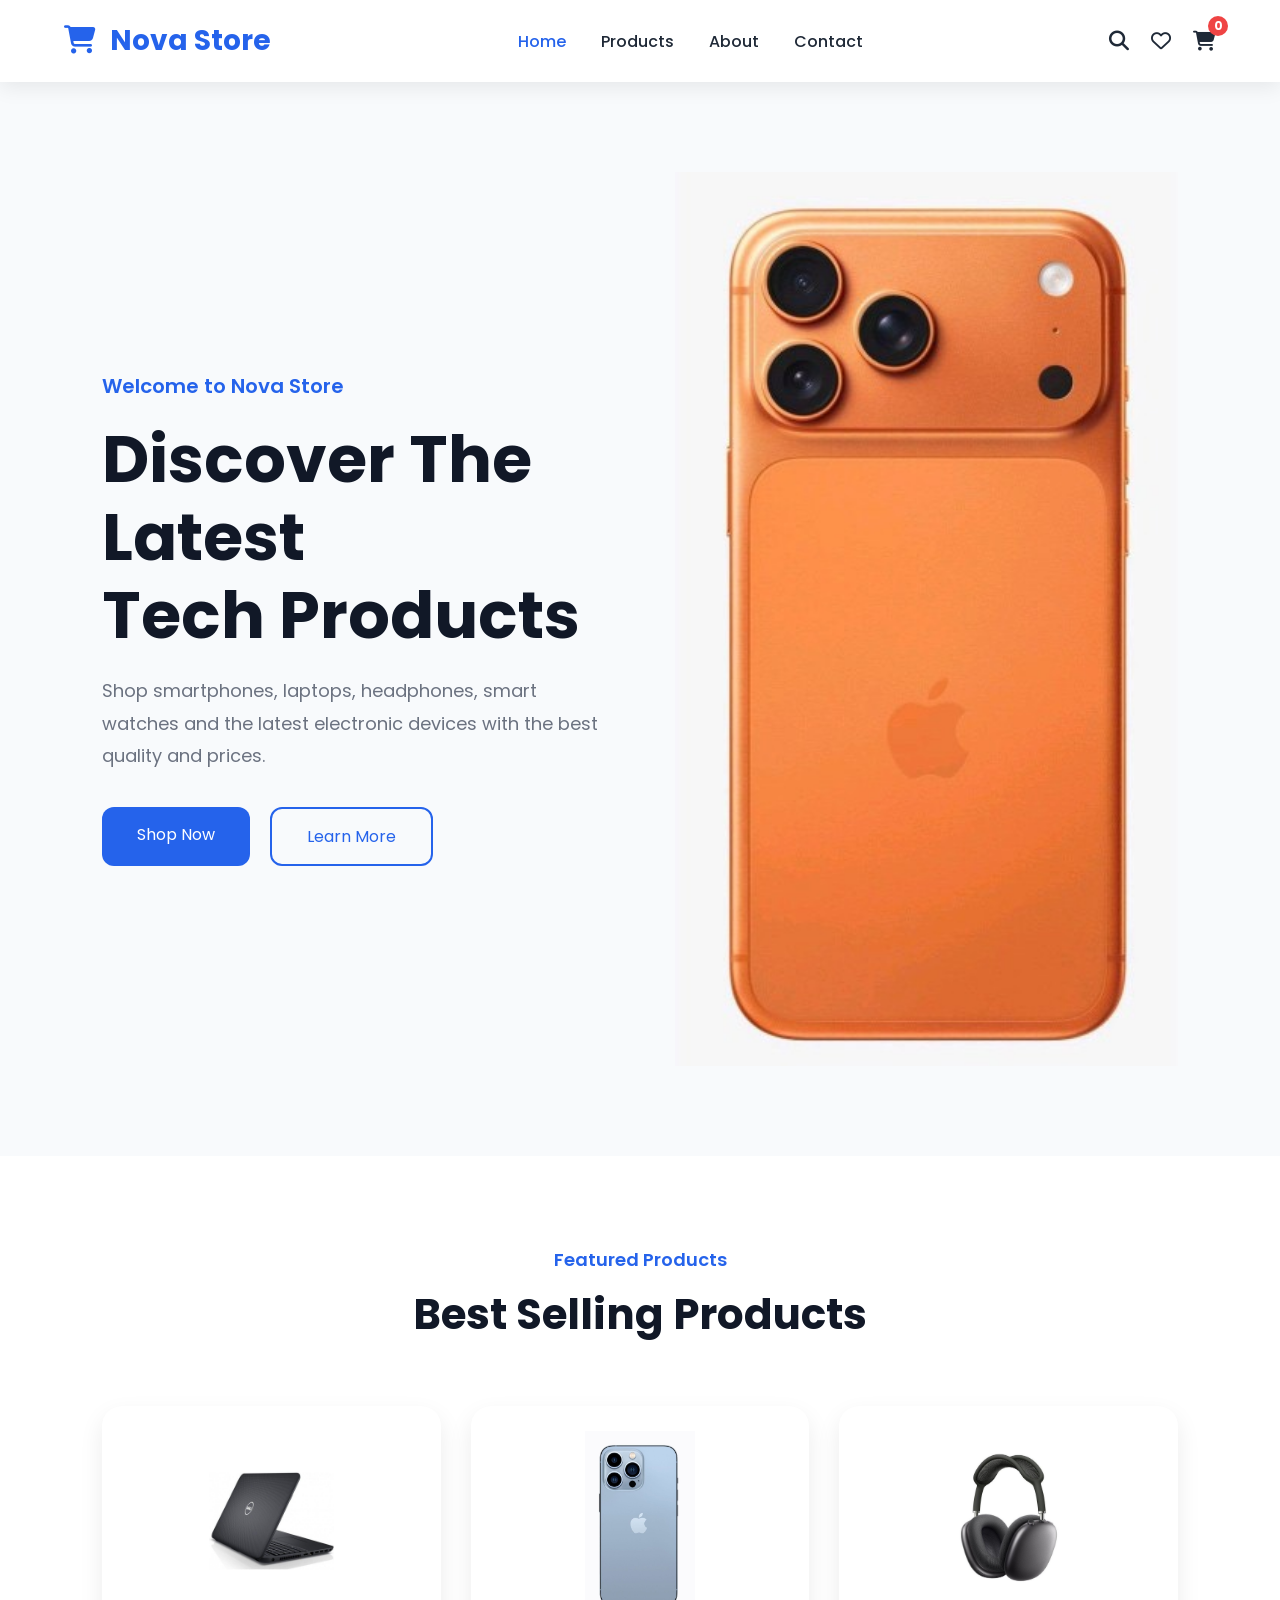
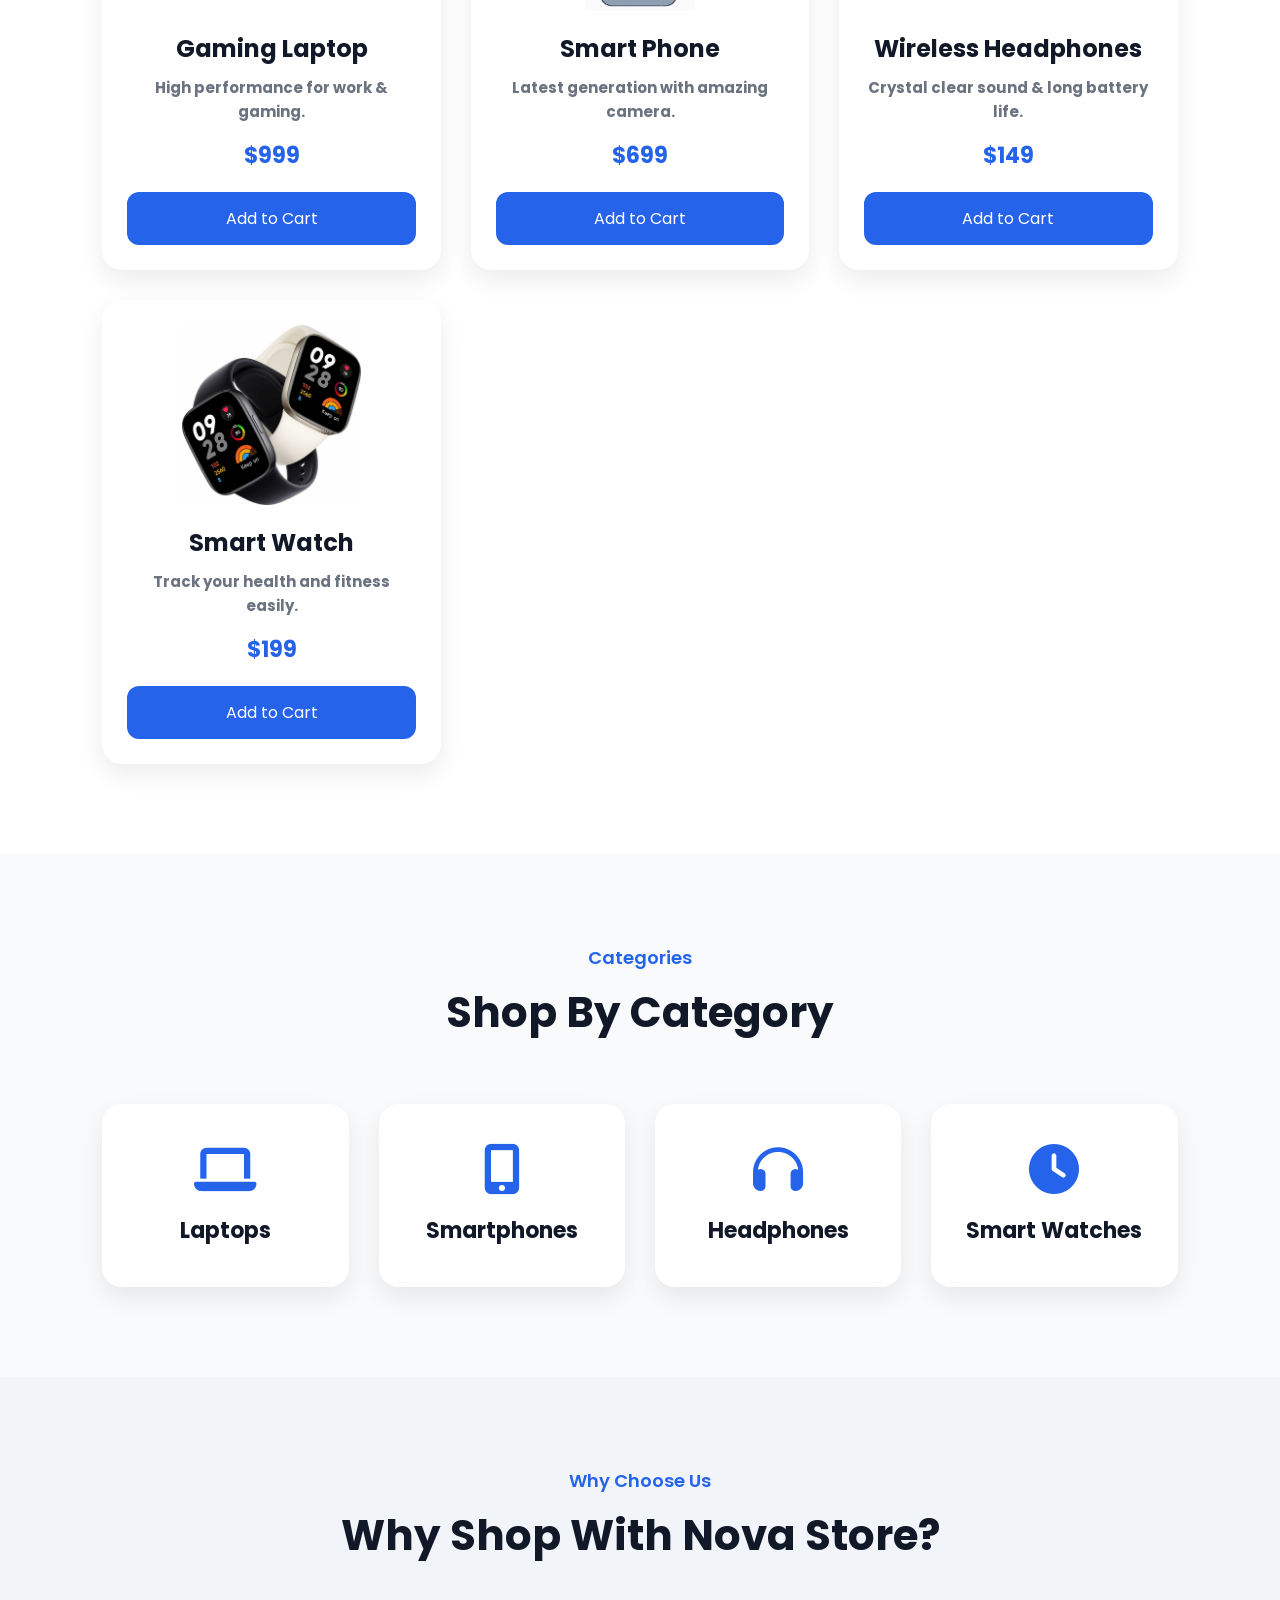
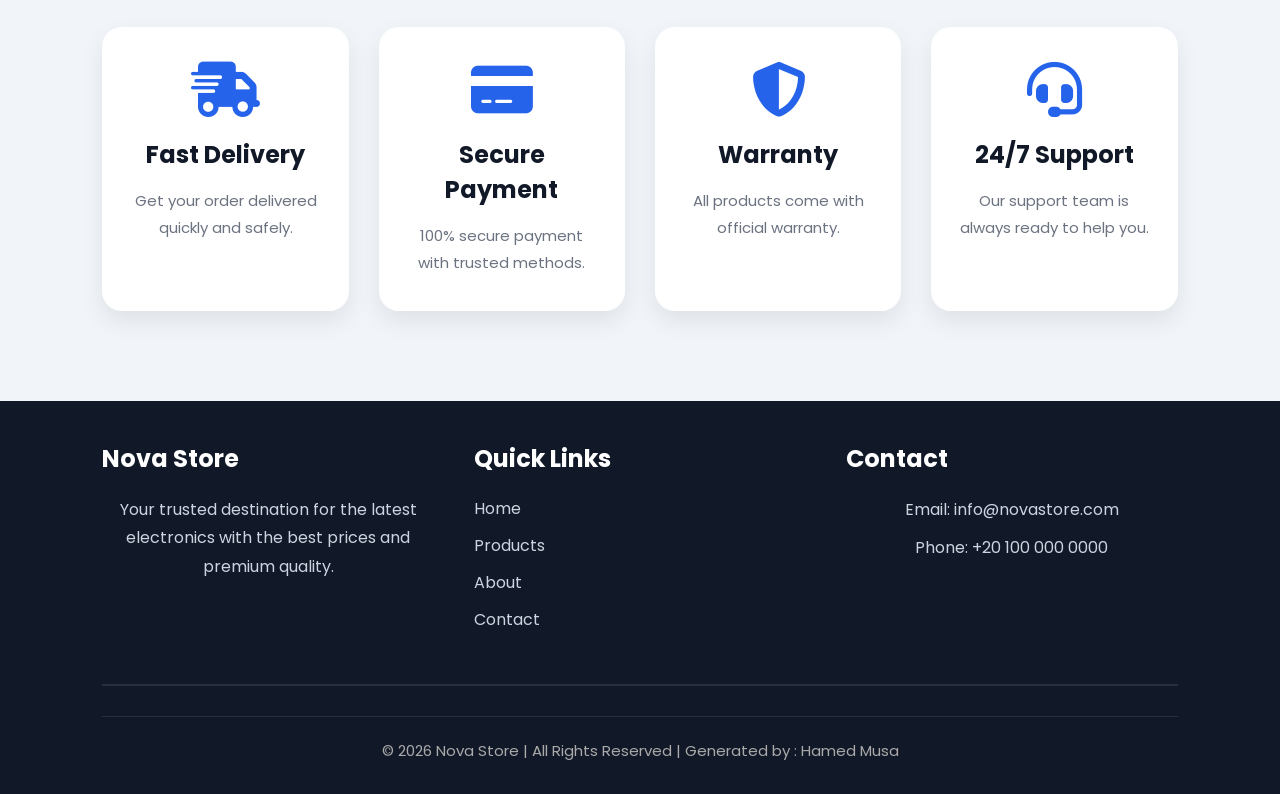
<file: index.html>
<!DOCTYPE html>

<html lang="en">

<head>

    <meta charset="UTF-8">
    <meta name="viewport" content="width=device-width, initial-scale=1.0">

    <meta name="viewport" content="width=device-width, initial-scale=1.0">

    <title>Nova Store</title>

    <link rel="stylesheet" href="Css/style.css">

    <link rel="stylesheet" href="https://cdnjs.cloudflare.com/ajax/libs/font-awesome/6.7.2/css/all.min.css">

</head>

<body>
    <header>

        <nav class="navbar">

            <a href="index.html" class="logo">
                <i class="fa-solid fa-cart-shopping"></i>
                Nova Store
            </a>

            <ul class="nav-links">

                <li><a href="index.html" class="active">Home</a></li>

                <li><a href="products.html">Products</a></li>

                <li><a href="about.html">About</a></li>

                <li><a href="contact.html">Contact</a></li>

            </ul>

            <div class="nav-icons">

                <a href="#">
                    <i class="fa-solid fa-magnifying-glass"></i>
                </a>

                <a href="#">
                    <i class="fa-regular fa-heart"></i>
                </a>

                <div class="cart-icon">

                    <a href="cart.html">

                        <i class="fa-solid fa-cart-shopping"></i>

                        <span id="cart-count">0</span>

                    </a>

                </div>

            </div>

        </nav>

    </header>
    <section class="hero">

        <div class="hero-content">

            <span>Welcome to Nova Store</span>

            <h1>
                Discover The Latest
                <br>
                Tech Products
            </h1>

            <p>

                Shop smartphones, laptops, headphones,
                smart watches and the latest electronic
                devices with the best quality and prices.

            </p>

            <div class="hero-buttons">

                <a href="products.html" class="btn">
                    Shop Now
                </a>

                <a href="about.html" class="btn-outline">
                    Learn More
                </a>

            </div>

        </div>


        <div class="hero-image">

            <img src="Images/hero.png.jpg" alt="Hero Product">

        </div>

    </section>
    <section class="featured">

        <div class="section-title">

            <span>Featured Products</span>

            <h2>Best Selling Products</h2>

        </div>

        <div class="products-container">

            <div class="product-card">

                <img src="Images/laptop.png.jpg" alt="Laptop">

                <h3>Gaming Laptop</h3>

                <p>High performance for work & gaming.</p>

                <span class="price">$999</span>

                <button class="buy-btn">Add to Cart</button>

            </div>

            <div class="product-card">

                <img src="Images/phone.png.jpg" alt="Phone">

                <h3>Smart Phone</h3>

                <p>Latest generation with amazing camera.</p>

                <span class="price">$699</span>

                <button class="buy-btn">Add to Cart</button>

            </div>

            <div class="product-card">

                <img src="Images/headphone.png.jpg" alt="Headphone">

                <h3>Wireless Headphones</h3>

                <p>Crystal clear sound & long battery life.</p>

                <span class="price">$149</span>

                <button class="buy-btn">Add to Cart</button>

            </div>

            <div class="product-card">

                <img src="Images/watch.png.jpg" alt="Watch">

                <h3>Smart Watch</h3>

                <p>Track your health and fitness easily.</p>

                <span class="price">$199</span>

                <button class="buy-btn">Add to Cart</button>

            </div>

        </div>

    </section>
    <section class="categories">

        <div class="section-title">

            <span>Categories</span>

            <h2>Shop By Category</h2>

        </div>

        <div class="categories-container">

            <div class="category-card">

                <i class="fa-solid fa-laptop"></i>

                <h3>Laptops</h3>

            </div>

            <div class="category-card">

                <i class="fa-solid fa-mobile-screen-button"></i>

                <h3>Smartphones</h3>

            </div>

            <div class="category-card">

                <i class="fa-solid fa-headphones"></i>

                <h3>Headphones</h3>

            </div>

            <div class="category-card">

                <i class="fa-solid fa-clock"></i>

                <h3>Smart Watches</h3>

            </div>

        </div>

    </section>
    <section class="features">

        <div class="section-title">

            <span>Why Choose Us</span>

            <h2>Why Shop With Nova Store?</h2>

        </div>

        <div class="features-container">

            <div class="feature-card">

                <i class="fa-solid fa-truck-fast"></i>

                <h3>Fast Delivery</h3>

                <p>
                    Get your order delivered quickly and safely.
                </p>

            </div>

            <div class="feature-card">

                <i class="fa-solid fa-credit-card"></i>

                <h3>Secure Payment</h3>

                <p>
                    100% secure payment with trusted methods.
                </p>

            </div>

            <div class="feature-card">

                <i class="fa-solid fa-shield-halved"></i>

                <h3>Warranty</h3>

                <p>
                    All products come with official warranty.
                </p>

            </div>

            <div class="feature-card">

                <i class="fa-solid fa-headset"></i>

                <h3>24/7 Support</h3>

                <p>
                    Our support team is always ready to help you.
                </p>

            </div>

        </div>

    </section>
    <footer>

        <div class="footer-container">

            <div class="footer-box">

                <h3>Nova Store</h3>

                <p>
                    Your trusted destination for the latest electronics
                    with the best prices and premium quality.
                </p>

            </div>

            <div class="footer-box">

                <h3>Quick Links</h3>

                <ul>

                    <li><a href="index.html">Home</a></li>

                    <li><a href="products.html">Products</a></li>

                    <li><a href="about.html">About</a></li>

                    <li><a href="contact.html">Contact</a></li>

                </ul>

            </div>

            <div class="footer-box">

                <h3>Contact</h3>

                <p>Email: info@novastore.com</p>

                <p>Phone: +20 100 000 0000</p>

            </div>

        </div>

        <hr>

        <p class="copyright">

            © 2026 Nova Store | All Rights Reserved | Generated by : Hamed Musa

        </p>

    </footer>
    <script src="Js/script.js"></script>
</body>

</html>
</file>
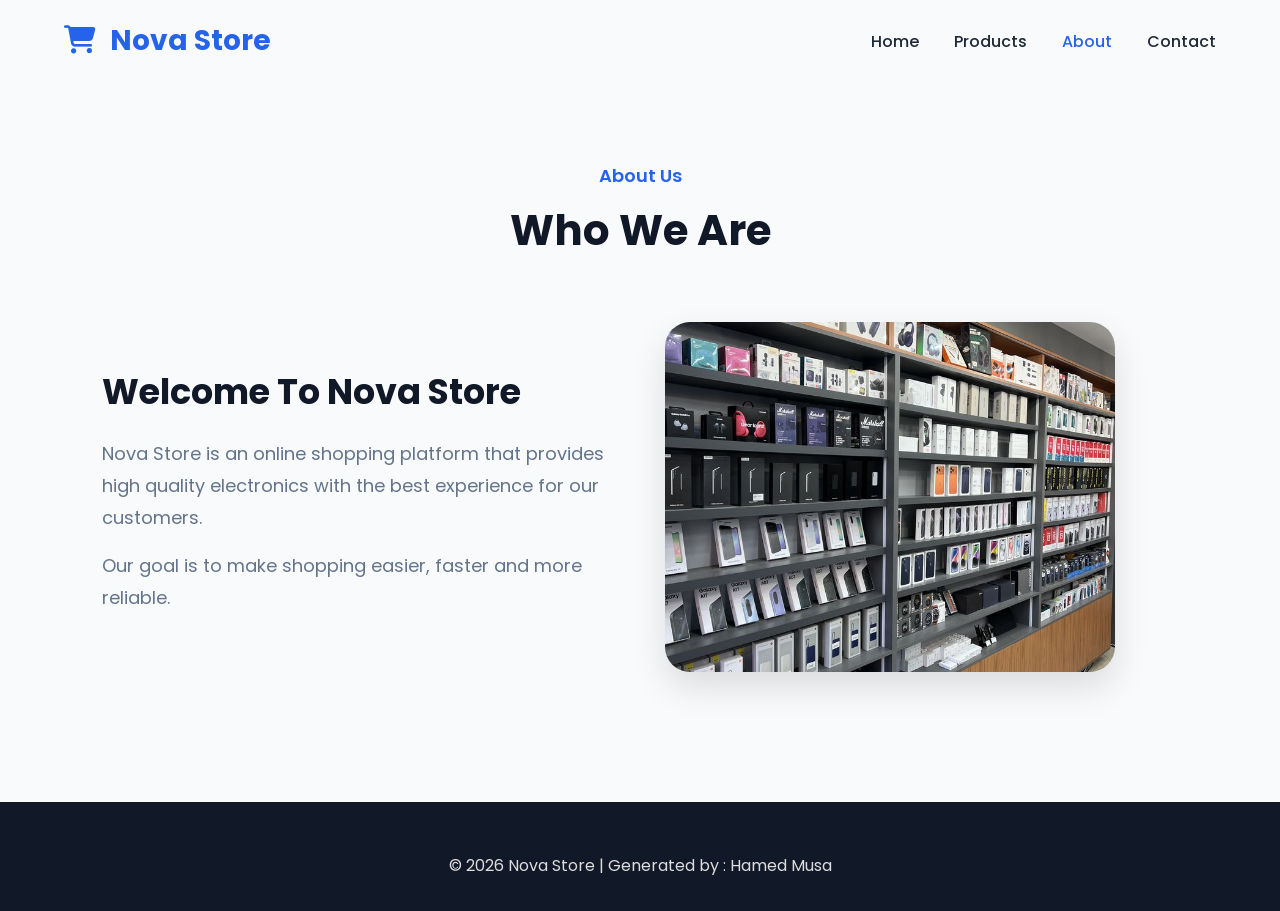
<file: about.html>
<!DOCTYPE html>

<html lang="en">

<head>

    <meta charset="UTF-8">

    <meta name="viewport" content="width=device-width, initial-scale=1.0">

    <title>About | Nova Store</title>

    <link rel="stylesheet" href="Css/style.css">

    <link rel="stylesheet" href="https://cdnjs.cloudflare.com/ajax/libs/font-awesome/6.7.2/css/all.min.css">

</head>


<body>


    <nav class="navbar">

        <a href="index.html" class="logo">
            <i class="fa-solid fa-cart-shopping"></i>
            Nova Store
        </a>


        <ul class="nav-links">

            <li><a href="index.html">Home</a></li>

            <li><a href="products.html">Products</a></li>

            <li><a href="about.html" class="active">About</a></li>

            <li><a href="contact.html">Contact</a></li>

        </ul>


    </nav>
    <section class="about-page">


        <div class="section-title">

            <span>About Us</span>

            <h2>Who We Are</h2>

        </div>


        <div class="about-content">


            <div class="about-text">


                <h2>
                    Welcome To Nova Store
                </h2>


                <p>
                    Nova Store is an online shopping platform
                    that provides high quality electronics
                    with the best experience for our customers.
                </p>


                <p>
                    Our goal is to make shopping easier,
                    faster and more reliable.
                </p>


            </div>



            <div class="about-image">


                <img src="Images/store.jpg" alt="Nova Store">


            </div>


        </div>


    </section>
    <footer>

        <p>
            © 2026 Nova Store | Generated by : Hamed Musa
        </p>

    </footer>


    <script src="Js/script.js"></script>

</body>

</html>
</file>
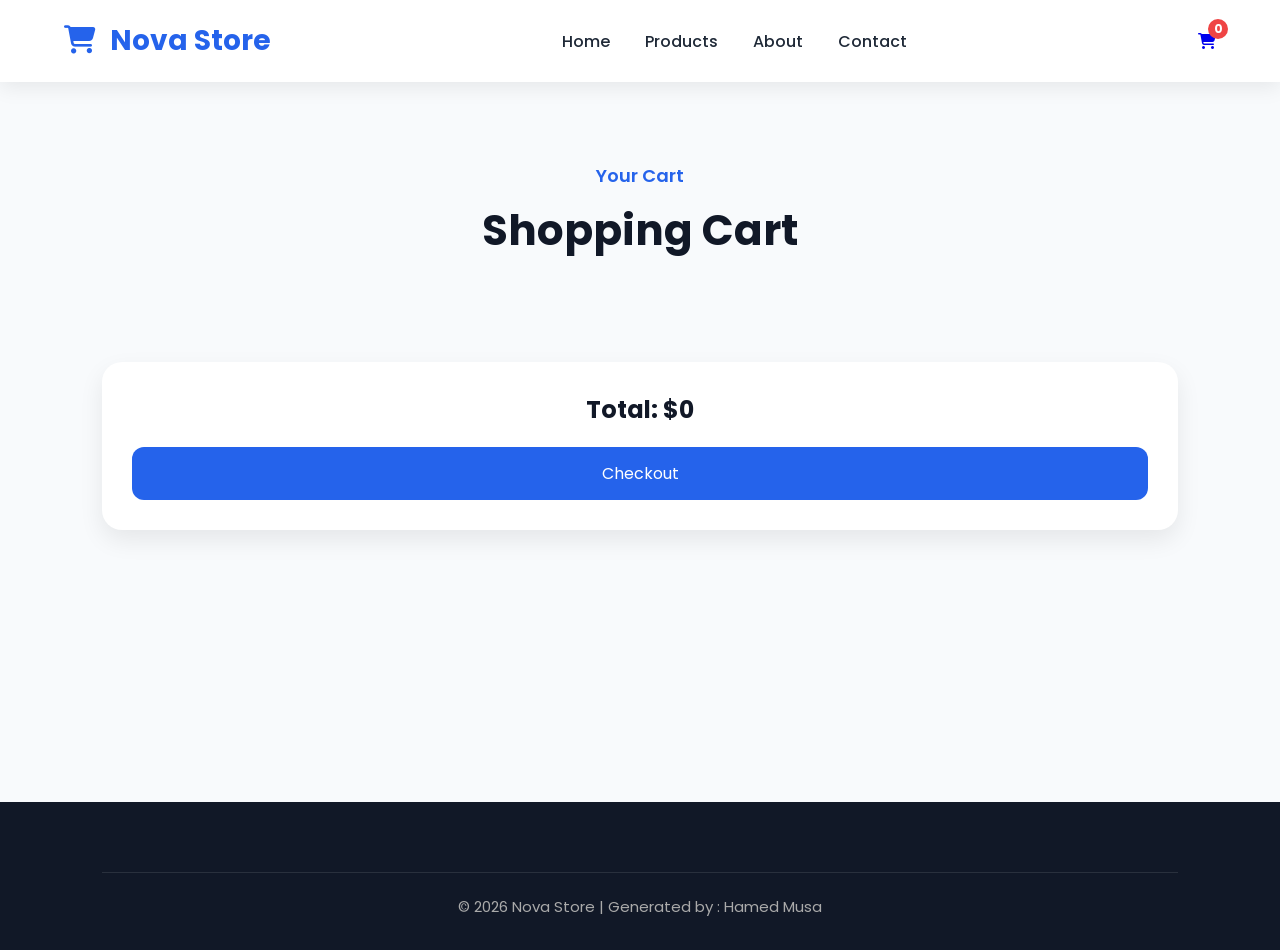
<file: cart.html>
<!DOCTYPE html>

<html lang="en">

<head>

    <meta charset="UTF-8">

    <meta name="viewport" content="width=device-width, initial-scale=1.0">

    <title>Cart | Nova Store</title>
    <link rel="stylesheet" href="Css/style.css">
    <link rel="stylesheet" href="https://cdnjs.cloudflare.com/ajax/libs/font-awesome/6.7.2/css/all.min.css">

</head>


<body>


    <header>

        <nav class="navbar">

            <a href="index.html" class="logo">
                <i class="fa-solid fa-cart-shopping"></i>
                Nova Store
            </a>


            <ul class="nav-links">

                <li><a href="index.html">Home</a></li>

                <li><a href="products.html">Products</a></li>

                <li><a href="about.html">About</a></li>

                <li><a href="contact.html">Contact</a></li>

            </ul>


            <div class="cart-icon">

                <a href="cart.html">

                    <i class="fa-solid fa-cart-shopping"></i>

                    <span id="cart-count">0</span>

                </a>

            </div>


        </nav>

    </header>
    <section class="cart-page">


        <div class="section-title">

            <span>Your Cart</span>

            <h2>Shopping Cart</h2>

        </div>


        <div id="cart-container">

        </div>

        <p id="empty-cart">
            Your cart is empty. 🛒
        </p>


        <div class="cart-total">

            <h2>
                Total: $<span id="total-price">0</span>
            </h2>


            <a href="checkout.html" class="buy-btn">Checkout</a>


        </div>


    </section>
    <footer>

        <p class="copyright">
            © 2026 Nova Store | Generated by : Hamed Musa
        </p>

    </footer>


    <script src="Js/script.js"></script>


</body>

</html>
</file>
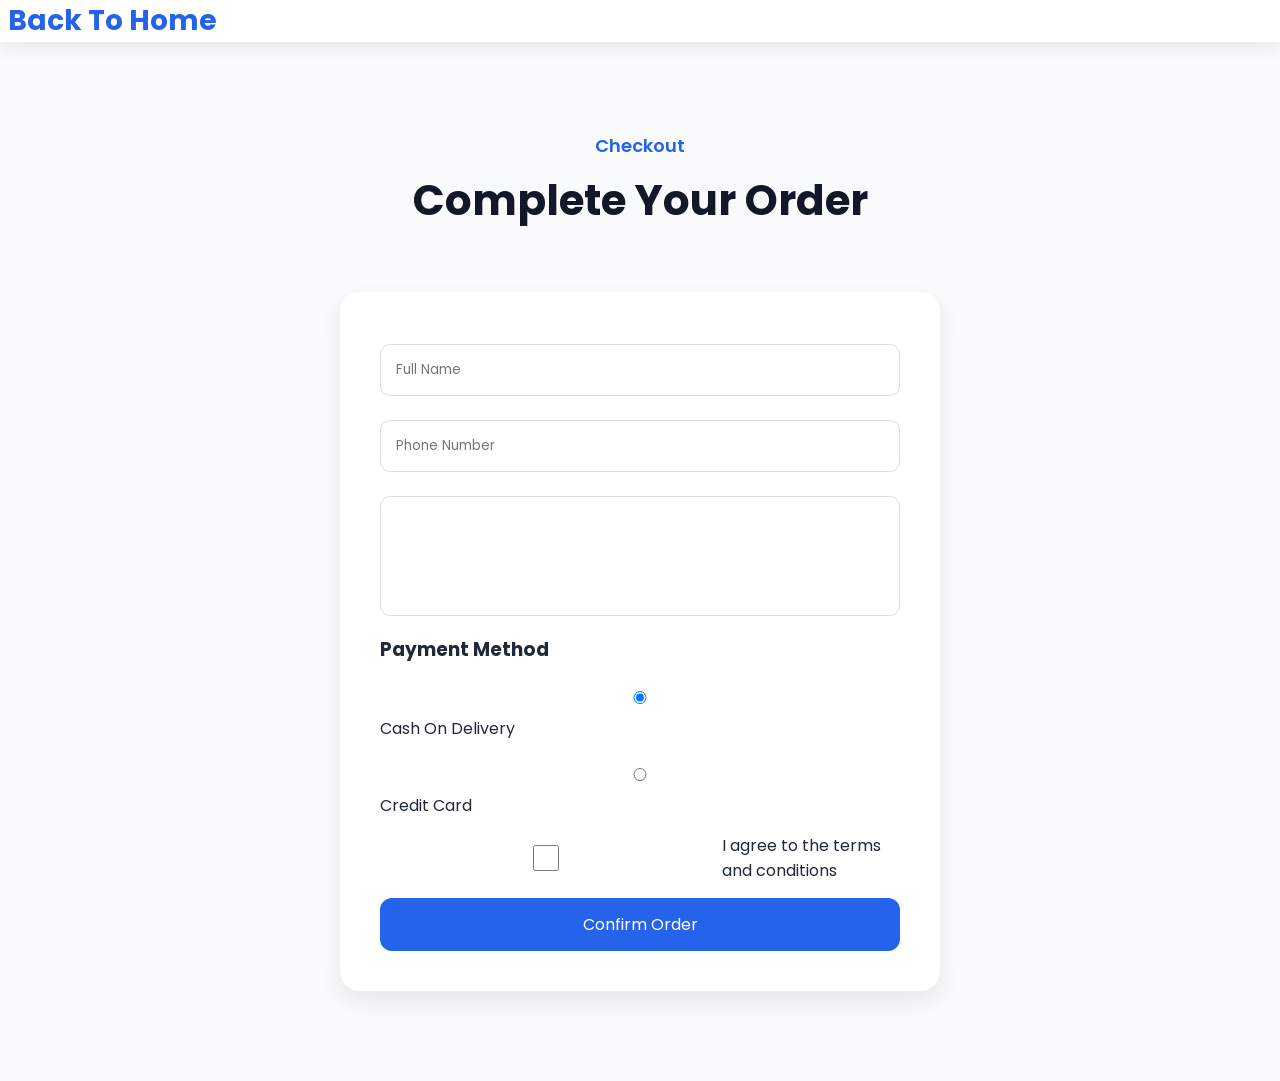
<file: checkout.html>
<!DOCTYPE html>

<html lang="en">

<head>

    <meta charset="UTF-8">

    <meta name="viewport" content="width=device-width, initial-scale=1.0">

    <title>Checkout | Nova Store</title>

    <link rel="stylesheet" href="Css/style.css">

</head>


<body>
    <header>
        <nav>
            <a href="index.html" class="logo">
                <i class="fa-solid fa-cart-shopping"></i>
                Back To Home
            </a>
        </nav>
    </header>

    <section class="checkout">

        <div class="section-title">

            <span>Checkout</span>

            <h2>Complete Your Order</h2>

        </div>


        <form id="checkout-form">


            <input type="text" id="name" placeholder="Full Name">


            <input type="tel" id="phone" placeholder="Phone Number">


            <textarea id="address" placeholder="Your Address">
        </textarea>



            <h3>Payment Method</h3>


            <label>

                <input type="radio" name="payment" value="Cash" checked>

                Cash On Delivery

            </label>


            <label>

                <input type="radio" name="payment" value="Card">

                Credit Card

            </label>



            <label class="agree">

                <input type="checkbox" id="agree">

                I agree to the terms and conditions

            </label>



            <button class="buy-btn" type="submit">

                Confirm Order

            </button>


        </form>
        <div class="success-message" id="success-message">


            <div class="success-box">


                <h2>🎉 Order Confirmed</h2>


                <p>
                    Your order has been placed successfully.
                </p>


                <button id="close-success">
                    OK
                </button>


            </div>


        </div>
        <div class="error-message" id="error-message">


            <div class="error-box">


                <h2>❌ Order Failed</h2>


                <p>
                    Please check your information and try again.
                </p>


                <button id="close-error">
                    OK
                </button>


            </div>


        </div>


    </section>


    <script src="Js/script.js"></script>


</body>

</html>
</file>
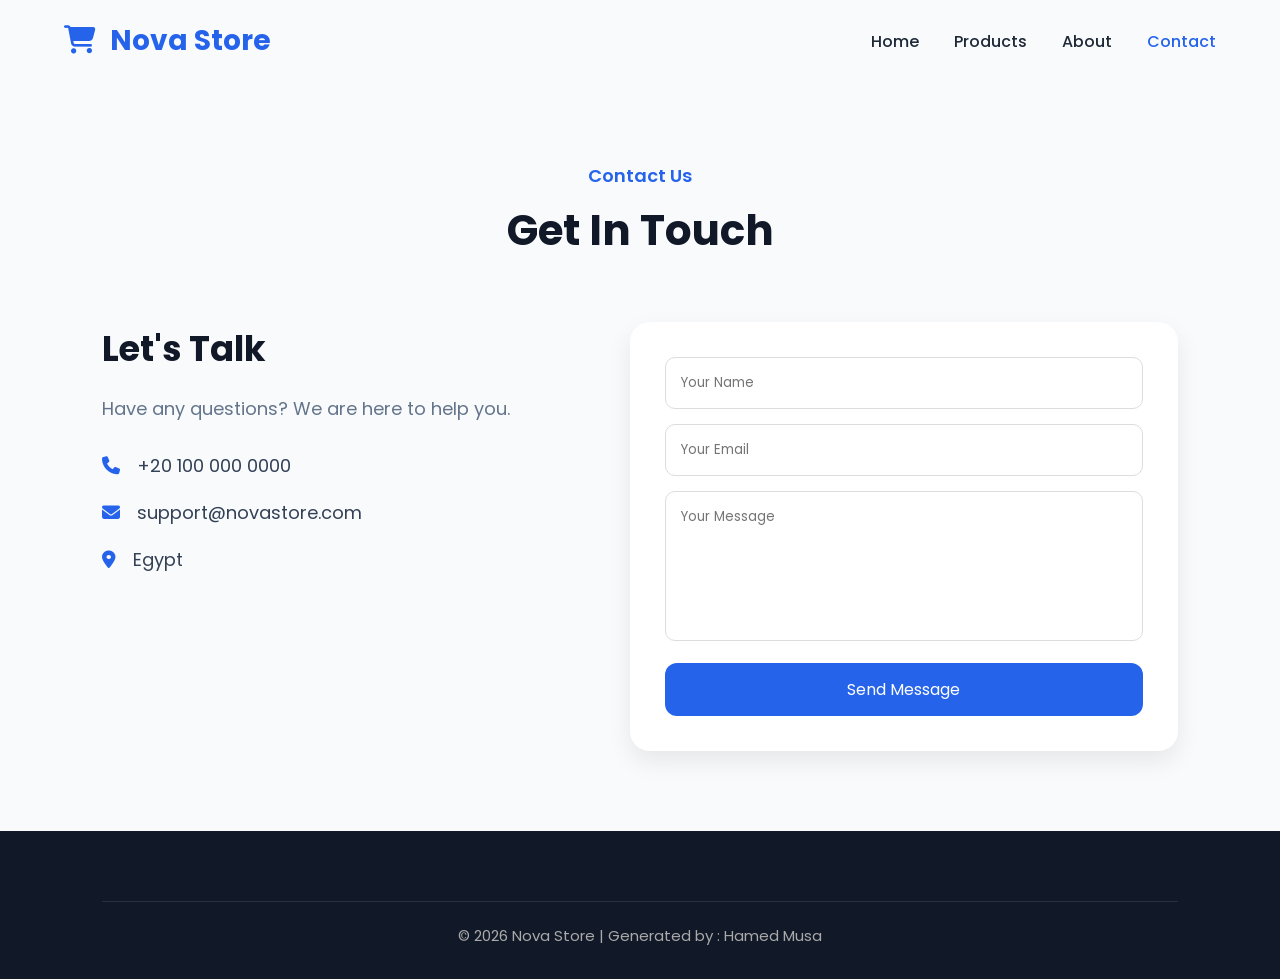
<file: contact.html>
<!DOCTYPE html>

<html lang="en">

<head>

    <meta charset="UTF-8">

    <meta name="viewport" content="width=device-width, initial-scale=1.0">

    <title>Contact | Nova Store</title>

    <link rel="stylesheet" href="Css/style.css">

    <link rel="stylesheet" href="https://cdnjs.cloudflare.com/ajax/libs/font-awesome/6.7.2/css/all.min.css">

</head>


<body>


    <nav class="navbar">


        <a href="index.html" class="logo">

            <i class="fa-solid fa-cart-shopping"></i>

            Nova Store

        </a>



        <ul class="nav-links">

            <li><a href="index.html">Home</a></li>

            <li><a href="products.html">Products</a></li>

            <li><a href="about.html">About</a></li>

            <li><a href="contact.html" class="active">Contact</a></li>

        </ul>



    </nav>



    <section class="contact-page">


        <div class="section-title">

            <span>Contact Us</span>

            <h2>Get In Touch</h2>

        </div>



        <div class="contact-container">


            <div class="contact-info">


                <h2>Let's Talk</h2>


                <p>
                    Have any questions? We are here to help you.
                </p>


                <div>

                    <i class="fa-solid fa-phone"></i>

                    +20 100 000 0000

                </div>


                <div>

                    <i class="fa-solid fa-envelope"></i>

                    support@novastore.com

                </div>


                <div>

                    <i class="fa-solid fa-location-dot"></i>

                    Egypt

                </div>



            </div>




            <form class="contact-form">


                <input type="text" placeholder="Your Name">


                <input type="email" placeholder="Your Email">


                <textarea placeholder="Your Message"></textarea>


                <button class="buy-btn">

                    Send Message

                </button>


            </form>


        </div>


    </section>



    <footer>

        <p class="copyright">

            © 2026 Nova Store | Generated by : Hamed Musa

        </p>

    </footer>



    <script src="Js/script.js"></script>


</body>

</html>
</file>
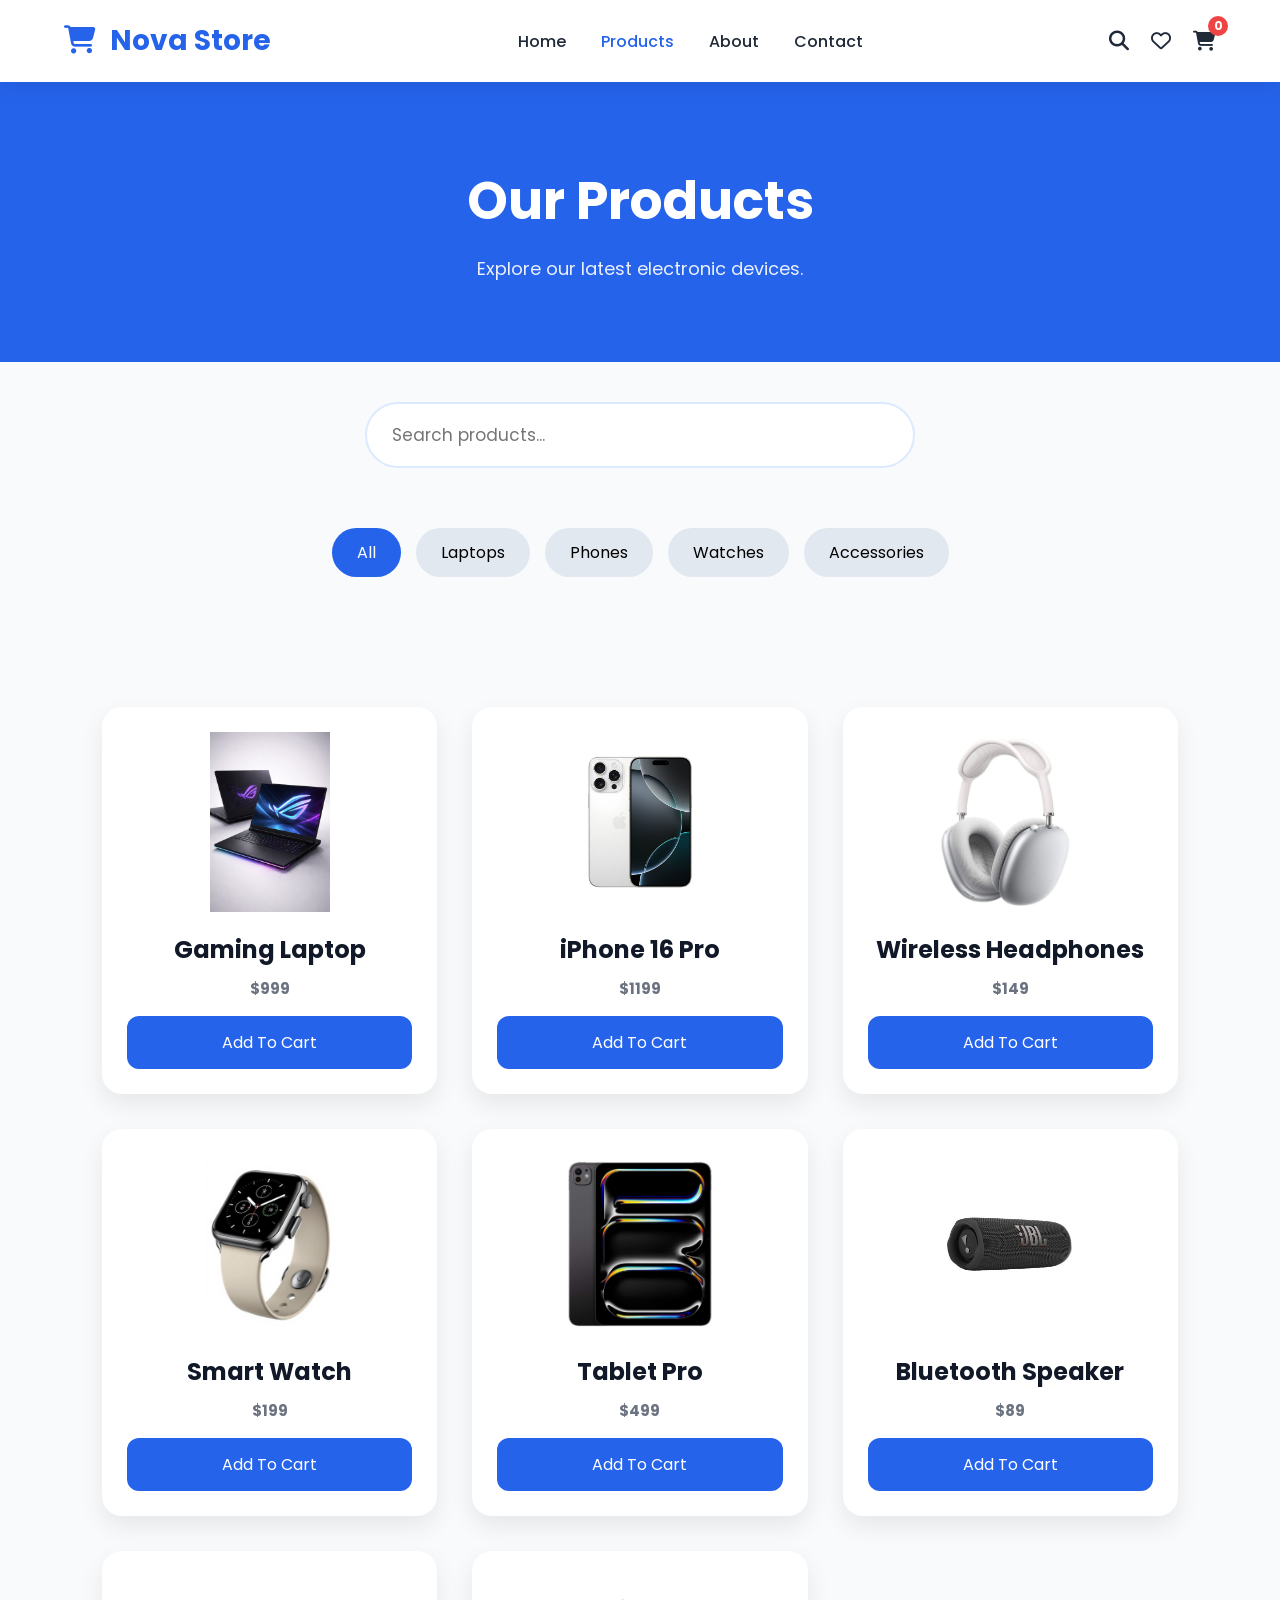
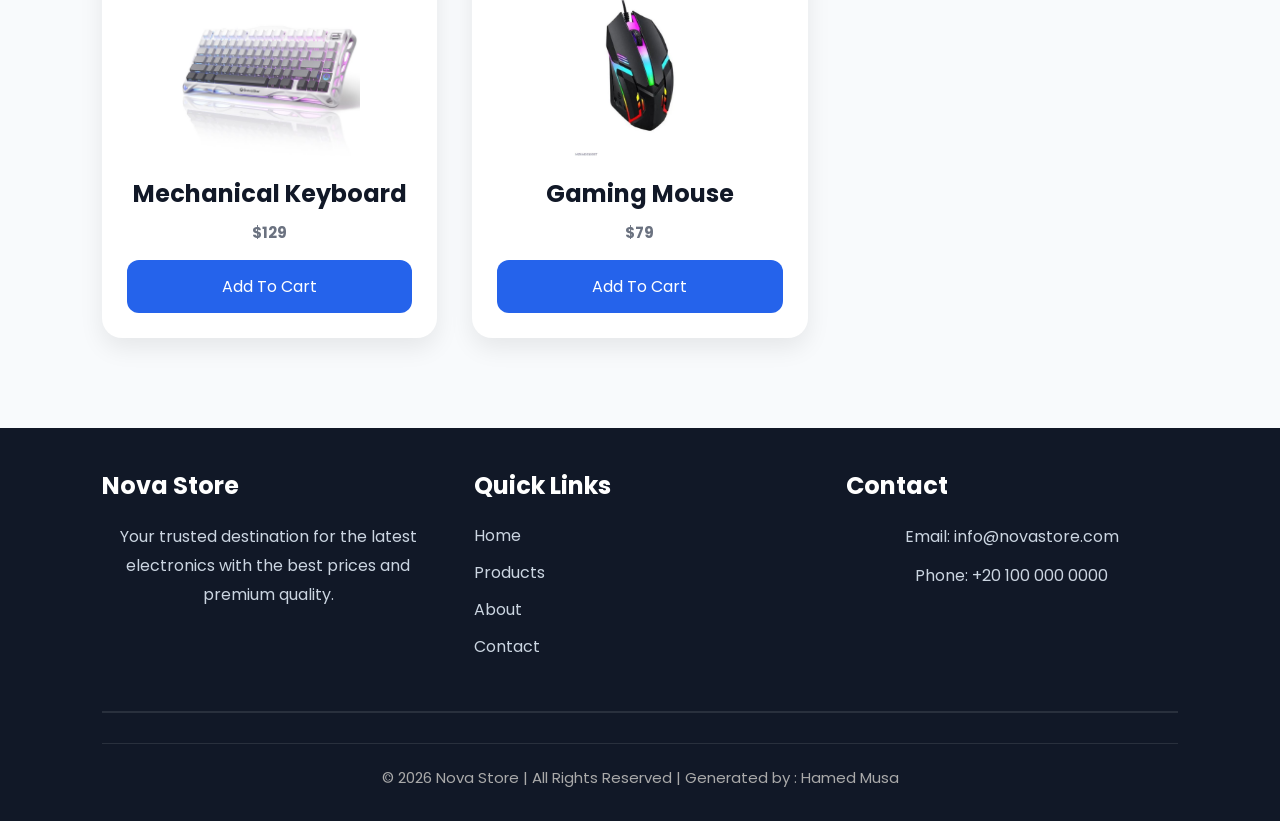
<file: products.html>
<!DOCTYPE html>

<html lang="en">

<head>

    <meta charset="UTF-8">

    <meta name="viewport" content="width=device-width, initial-scale=1.0">

    <title>Products | Nova Store</title>

    <link rel="stylesheet" href="Css/style.css">

    <link rel="stylesheet" href="https://cdnjs.cloudflare.com/ajax/libs/font-awesome/6.7.2/css/all.min.css">

</head>

<body>
    <header>

        <nav class="navbar">

            <a href="index.html" class="logo">
                <i class="fa-solid fa-cart-shopping"></i>
                Nova Store
            </a>

            <ul class="nav-links">

                <li><a href="index.html">Home</a></li>

                <li><a href="products.html" class="active">Products</a></li>

                <li><a href="about.html">About</a></li>

                <li><a href="contact.html">Contact</a></li>

            </ul>

            <div class="nav-icons">

                <a href="#">
                    <i class="fa-solid fa-magnifying-glass"></i>
                </a>

                <a href="#">
                    <i class="fa-regular fa-heart"></i>
                </a>

                <div class="cart-icon">

                    <a href="cart.html">

                        <i class="fa-solid fa-cart-shopping"></i>

                        <span id="cart-count">0</span>

                    </a>

                </div>

            </div>

        </nav>

    </header>
    <section class="page-title">

        <h1>Our Products</h1>

        <p>

            Explore our latest electronic devices.

        </p>

    </section>
    <section class="search-section">

        <input type="text" placeholder="Search products..." id="search-box">

    </section>
    <section class="filter-section">

        <button class="filter-btn active" data-filter="all">All</button>

        <button class="filter-btn" data-filter="laptop">Laptops</button>

        <button class="filter-btn" data-filter="phone">Phones</button>

        <button class="filter-btn" data-filter="watch">Watches</button>

        <button class="filter-btn" data-filter="accessory">Accessories</button>

    </section>
    <section class="products">

        <div class="products-grid">

            <div class="product-card" data-name="gaming laptop" data-catagory="laptop" data-price="999"
                data-image="Images/lap g.jpg">

                <img src="Images/lap g.jpg" alt="laptop">

                <h3>Gaming Laptop</h3>

                <p>$999</p>

                <button class="buy-btn add-cart">Add To Cart</button>

            </div>

            <div class="product-card" data-name="phone" data-catagory="phone" data-price="1199"
                data-image="Images/16 pro.jpg">

                <img src="Images/16 pro.jpg" alt="phone">

                <h3>iPhone 16 Pro</h3>

                <p>$1199</p>

                <button class="buy-btn add-cart">Add To Cart</button>

            </div>

            <div class="product-card" data-name="wireless headphone" data-catagory="accessory" data-price="149"
                data-image="Images/headphone.jpg">

                <img src="Images/headphone.jpg" alt="Headphones">

                <h3>Wireless Headphones</h3>

                <p>$149</p>

                <button class="buy-btn add-cart">Add To Cart</button>

            </div>

            <div class="product-card" data-name="smart watch" data-catagory="watch" data-price="199"
                data-image="Images/smart w.jpg">

                <img src="Images/smart w.jpg" alt="Watch">

                <h3>Smart Watch</h3>

                <p>$199</p>

                <button class="buy-btn add-cart">Add To Cart</button>

            </div>

            <div class="product-card" data-name="tablet" data-catagory="tablet" data-price="499"
                data-image="Images/tablet.jpg">

                <img src="Images/tablet.jpg" alt="Tablet">

                <h3>Tablet Pro</h3>

                <p>$499</p>

                <button class="buy-btn add-cart">Add To Cart</button>

            </div>

            <div class="product-card" data-name="bluetooth speaker" data-catagory="accessory" data-price="89"
                data-image="Images/speaker.jpg">

                <img src="Images/speaker.jpg" alt="Speaker">

                <h3>Bluetooth Speaker</h3>

                <p>$89</p>

                <button class="buy-btn add-cart">Add To Cart</button>

            </div>

            <div class="product-card" data-name="mechanical keyboard" data-catagory="accessory" data-price="129"
                data-image="Images/keyboard.jpg">

                <img src="Images/Keyboard.jpg" alt="Keyboard">

                <h3>Mechanical Keyboard</h3>

                <p>$129</p>

                <button class="buy-btn add-cart">Add To Cart</button>

            </div>

            <div class="product-card" data-name="gaming mouse" data-catagory="accessory" data-price="79"
                data-image="Images/mouse.jpg">

                <img src="Images/mouse.jpg" alt="Mouse">

                <h3>Gaming Mouse</h3>

                <p>$79</p>

                <button class="buy-btn add-cart">Add To Cart</button>

            </div>

        </div>

    </section>
    <footer>

        <div class="footer-container">

            <div class="footer-box">

                <h3>Nova Store</h3>

                <p>
                    Your trusted destination for the latest electronics
                    with the best prices and premium quality.
                </p>

            </div>

            <div class="footer-box">

                <h3>Quick Links</h3>

                <ul>

                    <li><a href="index.html">Home</a></li>

                    <li><a href="products.html">Products</a></li>

                    <li><a href="about.html">About</a></li>

                    <li><a href="contact.html">Contact</a></li>

                </ul>

            </div>

            <div class="footer-box">

                <h3>Contact</h3>

                <p>Email: info@novastore.com</p>

                <p>Phone: +20 100 000 0000</p>

            </div>

        </div>

        <hr>

        <p class="copyright">

            © 2026 Nova Store | All Rights Reserved | Generated by : Hamed Musa

        </p>

    </footer>
    <script src="Js/script.js"></script>
</body>

</html>
</file>
<file: Css/style.css>
/*=========================
        Google Font
=========================*/

@import url('https://fonts.googleapis.com/css2?family=Poppins:wght@300;400;500;600;700;800&display=swap');


/*=========================
        Global Style
=========================*/

* {

    margin: 0;

    padding: 0;

    box-sizing: border-box;

    font-family: "Poppins", sans-serif;

    text-decoration: none;

    list-style: none;

    scroll-behavior: smooth;

}


body {

    background: #f8fafc;

    color: #1f2937;

}


img {

    max-width: 100%;

    display: block;

}


section {

    padding: 90px 8%;

}


.section-title {

    text-align: center;

    margin-bottom: 60px;

}


.section-title span {

    color: #2563eb;

    font-size: 18px;

    font-weight: 600;

}


.section-title h2 {

    font-size: 42px;

    margin-top: 10px;

    color: #111827;

}

/*=========================
        Navbar
=========================*/

header {

    position: sticky;

    top: 0;

    left: 0;

    width: 100%;

    background: #ffffff;

    box-shadow: 0 5px 20px rgba(0, 0, 0, .08);

    z-index: 1000;

}


.navbar {

    width: 90%;

    margin: auto;

    display: flex;

    justify-content: space-between;

    align-items: center;

    padding: 20px 0;

}


.logo {

    font-size: 28px;

    font-weight: 700;

    color: #2563eb;

}


.logo i {

    margin-right: 8px;

}


.nav-links {

    display: flex;

    gap: 35px;

}


.nav-links a {

    color: #1f2937;

    font-weight: 500;

    transition: .3s;

}


.nav-links a:hover,

.nav-links .active {

    color: #2563eb;

}


.nav-icons {

    display: flex;

    gap: 22px;

}


.nav-icons a {

    color: #1f2937;

    font-size: 20px;

    transition: .3s;

}


.nav-icons a:hover {

    color: #2563eb;

}

/*=========================
        Hero
=========================*/

.hero {

    min-height: 90vh;

    display: flex;

    justify-content: space-between;

    align-items: center;

    gap: 70px;

}


.hero-content {

    flex: 1;

}


.hero-content span {

    color: #2563eb;

    font-size: 20px;

    font-weight: 600;

}


.hero-content h1 {

    font-size: 65px;

    line-height: 1.2;

    margin: 20px 0;

    color: #111827;

}


.hero-content p {

    color: #6b7280;

    font-size: 18px;

    line-height: 1.8;

    margin-bottom: 35px;

}


.hero-buttons {

    display: flex;

    gap: 20px;

}


.btn {

    background: #2563eb;

    color: #fff;

    padding: 15px 35px;

    border-radius: 12px;

    transition: .3s;

}


.btn:hover {

    background: #1d4ed8;

}


.btn-outline {

    border: 2px solid #2563eb;

    color: #2563eb;

    padding: 15px 35px;

    border-radius: 12px;

    transition: .3s;

}


.btn-outline:hover {

    background: #2563eb;

    color: #fff;

}


.hero-image {

    flex: 1;

}


.hero-image img {

    width: 100%;

    max-width: 550px;

    margin: auto;

}

/*=========================
        Products Page
=========================*/

.page-title {

    background: #2563eb;

    color: #fff;

    text-align: center;

    padding: 80px 8%;

}

.page-title h1 {

    font-size: 52px;

    margin-bottom: 15px;

}

.page-title p {

    font-size: 18px;

    opacity: .9;

}

.products {

    background: #f8fafc;

}

.products-grid {

    display: grid;

    grid-template-columns: repeat(auto-fit, minmax(260px, 1fr));

    gap: 35px;

}

.product-card {

    background: #fff;

    padding: 25px;

    border-radius: 20px;

    text-align: center;

    box-shadow: 0 10px 25px rgba(0, 0, 0, .08);

    transition: .35s;

}

.product-card:hover {

    transform: translateY(-12px);

    box-shadow: 0 18px 35px rgba(37, 99, 235, .15);

}

.product-card img {

    width: 180px;

    height: 180px;

    object-fit: contain;

    margin: 0 auto 20px;

}

.product-card h3 {

    font-size: 24px;

    color: #111827;

    margin-bottom: 10px;

}

.product-card p {

    font-size: 22px;

    font-weight: 700;

    color: #2563eb;

    margin-bottom: 20px;

}

.buy-btn {

    width: 100%;

    padding: 14px;

    border: none;

    border-radius: 12px;

    background: #2563eb;

    color: #fff;

    font-size: 16px;

    cursor: pointer;

    transition: .3s;

}

.buy-btn:hover {

    background: #1d4ed8;

}

/*=========================
    Featured Products
=========================*/

.featured {

    background: #ffffff;

}

.products-container {

    display: grid;

    grid-template-columns: repeat(auto-fit, minmax(250px, 1fr));

    gap: 30px;

}

.product-card {

    background: #fff;

    border-radius: 20px;

    padding: 25px;

    text-align: center;

    box-shadow: 0 10px 25px rgba(0, 0, 0, .08);

    transition: .4s;

}

.product-card:hover {

    transform: translateY(-10px);

    box-shadow: 0 20px 35px rgba(0, 0, 0, .12);

}

.product-card img {

    width: 180px;

    height: 180px;

    object-fit: contain;

    margin: 0 auto 20px;

}

.product-card h3 {

    font-size: 24px;

    color: #111827;

    margin-bottom: 10px;

}

.product-card p {

    color: #6b7280;

    font-size: 15px;

    margin-bottom: 15px;

    line-height: 1.6;

}

.price {

    display: block;

    color: #2563eb;

    font-size: 22px;

    font-weight: 700;

    margin-bottom: 20px;

}

.buy-btn {

    width: 100%;

    padding: 14px;

    border: none;

    border-radius: 12px;

    background: #2563eb;

    color: #fff;

    cursor: pointer;

    font-size: 16px;

    transition: .3s;

}

.buy-btn:hover {

    background: #1d4ed8;

}

/*=========================
        Categories
=========================*/

.categories {

    background: #f8fafc;

}

.categories-container {

    display: grid;

    grid-template-columns: repeat(auto-fit, minmax(220px, 1fr));

    gap: 30px;

}

.category-card {

    background: #ffffff;

    padding: 40px 20px;

    border-radius: 20px;

    text-align: center;

    box-shadow: 0 10px 25px rgba(0, 0, 0, .08);

    transition: .4s;

    cursor: pointer;

}

.category-card:hover {

    transform: translateY(-10px);

    background: #2563eb;

}

.category-card i {

    font-size: 50px;

    color: #2563eb;

    margin-bottom: 20px;

    transition: .4s;

}

.category-card h3 {

    font-size: 22px;

    color: #111827;

    transition: .4s;

}

.category-card:hover i,

.category-card:hover h3 {

    color: #ffffff;

}

/*=========================
      Features
=========================*/

.features {

    background: #f1f5f9;

}

.features-container {

    display: grid;

    grid-template-columns: repeat(auto-fit, minmax(230px, 1fr));

    gap: 30px;

}

.feature-card {

    background: #fff;

    padding: 35px 25px;

    border-radius: 20px;

    text-align: center;

    box-shadow: 0 10px 25px rgba(0, 0, 0, .08);

    transition: .4s;

}

.feature-card:hover {

    transform: translateY(-10px);

}

.feature-card i {

    font-size: 55px;

    color: #2563eb;

    margin-bottom: 20px;

}

.feature-card h3 {

    font-size: 24px;

    color: #111827;

    margin-bottom: 15px;

}

.feature-card p {

    color: #6b7280;

    line-height: 1.8;

    font-size: 15px;

}

/*=========================
        Footer
=========================*/

footer {

    background: #111827;

    padding: 70px 8% 25px;

}

.footer-container {

    display: grid;

    grid-template-columns: repeat(auto-fit, minmax(220px, 1fr));

    gap: 40px;

}

.footer-box h3 {

    color: #ffffff;

    margin-bottom: 20px;

    font-size: 24px;

}

.footer-box p {

    color: #cbd5e1;

    line-height: 1.8;

    margin: 10px 0;

}

.footer-box ul li {

    margin: 12px 0;

}

.footer-box a {

    color: #cbd5e1;

    transition: .3s;

}

.footer-box a:hover {

    color: #60a5fa;

}

footer hr {

    margin: 40px 0 20px;

    border: 1px solid rgba(255, 255, 255, .1);

}

.copyright {

    text-align: center;

    color: #94a3b8;

    font-size: 15px;

}

/*=========================
      Responsive
=========================*/

@media(max-width:992px) {

    .navbar {

        flex-direction: column;

        gap: 20px;

    }

    .nav-links {

        flex-wrap: wrap;

        justify-content: center;

    }

    .hero {

        flex-direction: column;

        text-align: center;

    }

    .hero-buttons {

        justify-content: center;

    }

    .hero-content h1 {

        font-size: 48px;

    }

}


@media(max-width:768px) {

    section {

        padding: 70px 5%;

    }

    .hero-content h1 {

        font-size: 38px;

    }

    .hero-content p {

        font-size: 16px;

    }

    .btn,

    .btn-outline {

        width: 220px;

        text-align: center;

    }

    .hero-buttons {

        flex-direction: column;

        align-items: center;

    }

    .products-container,

    .categories-container,

    .features-container,

    .footer-container {

        grid-template-columns: 1fr;

    }

}


@media(max-width:480px) {

    .logo {

        font-size: 22px;

    }

    .nav-links {

        gap: 18px;

    }

    .section-title h2 {

        font-size: 30px;

    }

    .hero-content h1 {

        font-size: 30px;

    }

    .product-card img {

        width: 140px;

        height: 140px;

    }

}

/*=========================
      Search Bar
=========================*/

.search-section {

    padding: 40px 8%;

    display: flex;

    justify-content: center;

}

.search-section input {

    width: 100%;

    max-width: 550px;

    padding: 18px 25px;

    border: 2px solid #dbeafe;

    border-radius: 50px;

    outline: none;

    font-size: 17px;

    transition: .3s;

    background: #fff;

}

.search-section input:focus {

    border-color: #2563eb;

    box-shadow: 0 0 20px rgba(37, 99, 235, .15);

}

/*=========================
      Filter Buttons
=========================*/

.filter-section {

    display: flex;

    justify-content: center;

    flex-wrap: wrap;

    gap: 15px;

    padding: 20px 8% 40px;

}

.filter-btn {

    padding: 12px 25px;

    border: none;

    border-radius: 30px;

    background: #e2e8f0;

    cursor: pointer;

    font-size: 16px;

    transition: .3s;

}

.filter-btn:hover {

    background: #2563eb;

    color: #fff;

}

.filter-btn.active {

    background: #2563eb;

    color: #fff;

}

.cart-icon {

    position: relative;

}

#cart-count {

    position: absolute;

    top: -10px;

    right: -12px;

    width: 20px;

    height: 20px;

    border-radius: 50%;

    background: #ef4444;

    color: #fff;

    display: flex;

    justify-content: center;

    align-items: center;

    font-size: 12px;

    font-weight: bold;

}

/*=========================
        Cart Page
=========================*/

.cart-page {

    background: #f8fafc;

    min-height: 80vh;

    padding: 80px 8%;

}


#cart-container {

    display: flex;

    flex-direction: column;

    gap: 25px;

}


.cart-item {

    background: #fff;

    display: flex;

    align-items: center;

    gap: 30px;

    padding: 25px;

    border-radius: 20px;

    box-shadow: 0 10px 25px rgba(0, 0, 0, .08);

}


.cart-item img {

    width: 120px;

    height: 120px;

    object-fit: contain;

    border-radius: 15px;

}


.cart-item h3 {

    color: #111827;

    font-size: 22px;

    margin-bottom: 10px;

}


.cart-item p {

    color: #2563eb;

    font-size: 20px;

    font-weight: bold;

}


.cart-total {

    margin-top: 40px;

    background: #fff;

    padding: 30px;

    border-radius: 20px;

    text-align: center;

    box-shadow: 0 10px 25px rgba(0, 0, 0, .08);

}


.cart-total h2 {

    color: #111827;

    margin-bottom: 20px;

}

/* Remove Button */

.remove-btn {

    margin-top: 15px;

    padding: 10px 20px;

    border: none;

    border-radius: 10px;

    background: #ef4444;

    color: white;

    cursor: pointer;

    transition: .3s;

}


.remove-btn:hover {

    background: #dc2626;

}

#empty-cart {

    text-align: center;

    font-size: 22px;

    color: #64748b;

    display: none;

    margin-top: 30px;

}

.quantity {

    display: flex;

    align-items: center;

    gap: 15px;

    margin: 15px 0;

}


.quantity button {

    width: 35px;

    height: 35px;

    border: none;

    border-radius: 50%;

    background: #2563eb;

    color: white;

    font-size: 20px;

    cursor: pointer;

}


.quantity span {

    font-size: 18px;

    font-weight: bold;

}

/*=========================
      Checkout Form
=========================*/

.checkout {

    min-height: 80vh;

    background: #f8fafc;

}


#checkout-form {

    max-width: 600px;

    margin: auto;

    background: #fff;

    padding: 40px;

    border-radius: 20px;

    box-shadow: 0 10px 25px rgba(0, 0, 0, .08);

}


#checkout-form input,
#checkout-form textarea {

    width: 100%;

    padding: 15px;

    margin: 12px 0;

    border: 1px solid #ddd;

    border-radius: 10px;

    outline: none;

}


#checkout-form textarea {

    height: 120px;

    resize: none;

}


#checkout-form label {

    display: block;

    margin: 15px 0;

}


.agree {

    display: flex !important;

    gap: 10px;

}

/*=========================
      Success Message
=========================*/

.success-message {

    position: fixed;

    top: 0;

    left: 0;

    width: 100%;

    height: 100%;

    background: rgba(0, 0, 0, .5);

    display: none;

    justify-content: center;

    align-items: center;

}


.success-box {

    background: #fff;

    padding: 40px;

    border-radius: 20px;

    text-align: center;

    width: 350px;

}


.success-box h2 {

    color: #22c55e;

    margin-bottom: 15px;

}


.success-box p {

    color: #555;

    margin-bottom: 25px;

}


#close-success {

    padding: 12px 30px;

    border: none;

    border-radius: 10px;

    background: #2563eb;

    color: white;

    cursor: pointer;

}

/* Error Message */

.error-message {

    position: fixed;

    top: 0;

    left: 0;

    width: 100%;

    height: 100%;

    background: rgba(0, 0, 0, .5);

    display: none;

    justify-content: center;

    align-items: center;

}


.error-content {

    background: white;

    padding: 40px;

    border-radius: 20px;

    text-align: center;

    width: 350px;

}


.error-content h2 {

    color: #ef4444;

}


#error-text {

    margin: 20px 0;

    color: #555;

}


#close-error {

    padding: 12px 30px;

    border: none;

    border-radius: 10px;

    background: #ef4444;

    color: white;

    cursor: pointer;

}

.error-box {

    background: #fff;

    padding: 40px;

    border-radius: 20px;

    text-align: center;

    width: 350px;

}

.buy-btn {
    display: inline-block;
    text-decoration: none;
}

/*=========================
        About Page
=========================*/

.about-page {

    padding: 80px 8%;

    background: #f8fafc;

    min-height: 80vh;

}


.about-content {

    display: flex;

    align-items: center;

    justify-content: space-between;

    gap: 50px;

    margin-top: 50px;

}


.about-text {

    flex: 1;

}


.about-text h2 {

    font-size: 35px;

    color: #111827;

    margin-bottom: 20px;

}


.about-text p {

    color: #64748b;

    font-size: 18px;

    line-height: 1.8;

    margin-bottom: 15px;

}



.about-image {

    flex: 1;

    text-align: center;

}


.about-image img {

    width: 100%;

    max-width: 450px;

    height: 350px;

    object-fit: cover;

    border-radius: 25px;

    box-shadow: 0 15px 35px rgba(0, 0, 0, .12);

}



/* Responsive */

@media(max-width:768px) {


    .about-content {

        flex-direction: column;

        text-align: center;

    }


    .about-text h2 {

        font-size: 28px;

    }


    .about-image img {

        height: 280px;

    }


}

/*=========================
        Footer
=========================*/

footer {

    background: #111827;

    padding: 40px 8% 20px;

    color: white;

}


footer p {

    color: #ddd;

    text-align: center;

    font-size: 16px;

    line-height: 1.8;

    margin: 10px 0;

}


footer a {

    color: #ddd;

    text-decoration: none;

    transition: .3s;

}


footer a:hover {

    color: #ff4d8d;

}


.copyright {

    text-align: center;

    margin-top: 30px;

    padding-top: 20px;

    border-top: 1px solid rgba(255, 255, 255, .1);

    color: #aaa;

}

/*=========================
        Contact Page
=========================*/

.contact-page {

    padding: 80px 8%;

    background: #f8fafc;

    min-height: 80vh;

}



.contact-container {

    display: flex;

    justify-content: space-between;

    gap: 50px;

    margin-top: 50px;

}



.contact-info {

    flex: 1;

}



.contact-info h2 {

    font-size: 35px;

    color: #111827;

    margin-bottom: 20px;

}



.contact-info p {

    color: #64748b;

    font-size: 18px;

    margin-bottom: 30px;

}



.contact-info div {

    margin: 20px 0;

    color: #334155;

    font-size: 18px;

}



.contact-info i {

    color: #2563eb;

    margin-right: 12px;

}



.contact-form {

    flex: 1;

    background: white;

    padding: 35px;

    border-radius: 20px;

    box-shadow: 0 10px 25px rgba(0, 0, 0, .08);

}



.contact-form input,
.contact-form textarea {

    width: 100%;

    padding: 15px;

    margin-bottom: 15px;

    border: 1px solid #ddd;

    border-radius: 10px;

    outline: none;

}



.contact-form textarea {

    height: 150px;

    resize: none;

}



@media(max-width:768px) {


    .contact-container {

        flex-direction: column;

    }

}
</file>
